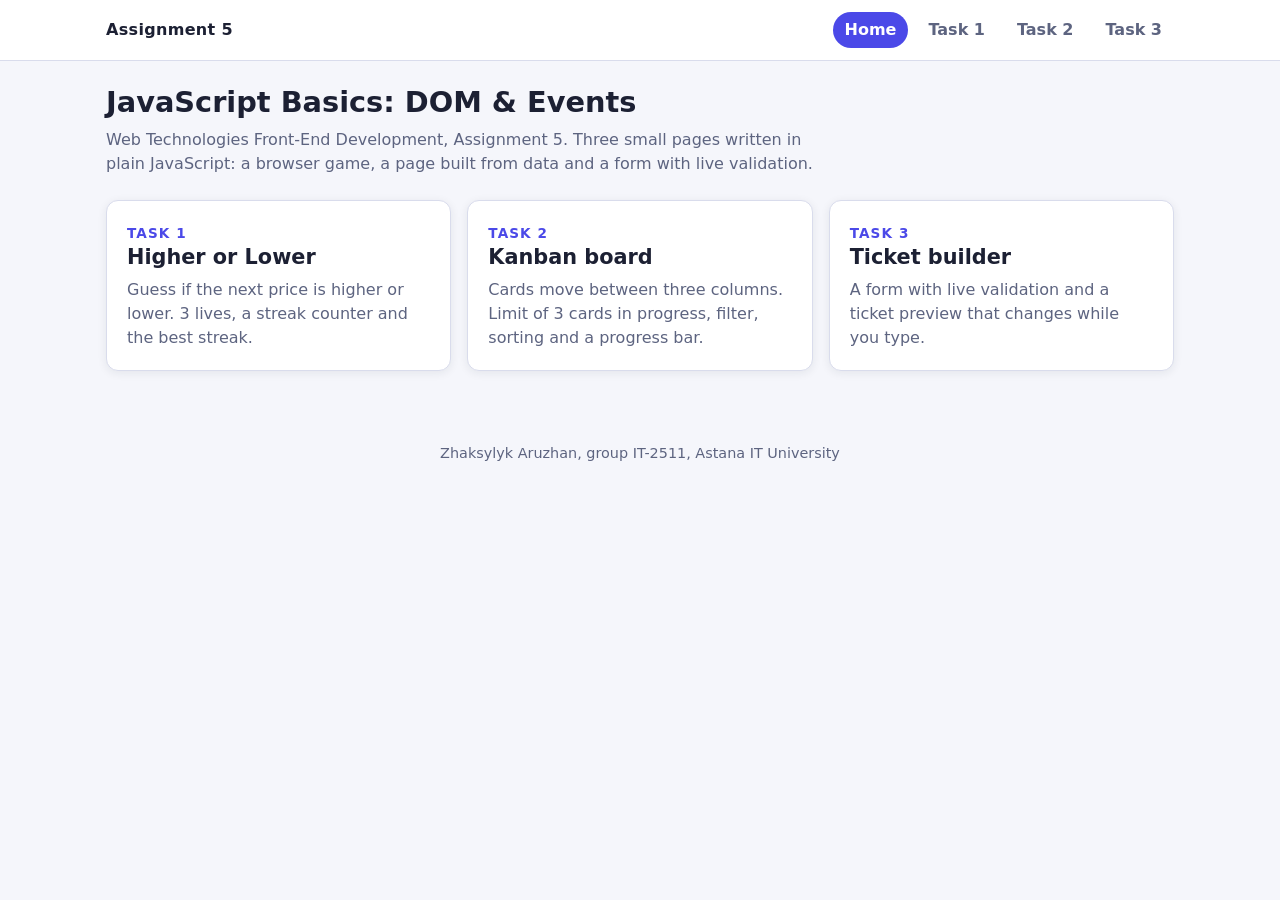
<file: index.html>
<!DOCTYPE html>
<html lang="en">
<head>
  <meta charset="UTF-8">
  <meta name="viewport" content="width=device-width, initial-scale=1">
  <title>Assignment 5 - JavaScript Basics</title>
  <link rel="stylesheet" href="style.css">
</head>
<body>
  <header class="site-header">
    <div class="site-header__inner">
      <a class="brand" href="index.html">Assignment 5</a>
      <nav class="nav" aria-label="Main">
        <a href="index.html" aria-current="page">Home</a>
        <a href="task1.html">Task 1</a>
        <a href="task2.html">Task 2</a>
        <a href="task3.html">Task 3</a>
      </nav>
    </div>
  </header>

  <main class="container">
    <h1>JavaScript Basics: DOM &amp; Events</h1>
    <p class="lead">Web Technologies Front-End Development, Assignment 5. Three small pages written in plain JavaScript: a browser game, a page built from data and a form with live validation.</p>

    <div class="link-grid">
      <a class="link-card" href="task1.html">
        <span class="link-card__num">Task 1</span>
        <h2>Higher or Lower</h2>
        <p>Guess if the next price is higher or lower. 3 lives, a streak counter and the best streak.</p>
      </a>
      <a class="link-card" href="task2.html">
        <span class="link-card__num">Task 2</span>
        <h2>Kanban board</h2>
        <p>Cards move between three columns. Limit of 3 cards in progress, filter, sorting and a progress bar.</p>
      </a>
      <a class="link-card" href="task3.html">
        <span class="link-card__num">Task 3</span>
        <h2>Ticket builder</h2>
        <p>A form with live validation and a ticket preview that changes while you type.</p>
      </a>
    </div>
  </main>

  <footer class="footer">Zhaksylyk Aruzhan, group IT-2511, Astana IT University</footer>
</body>
</html>
</file>
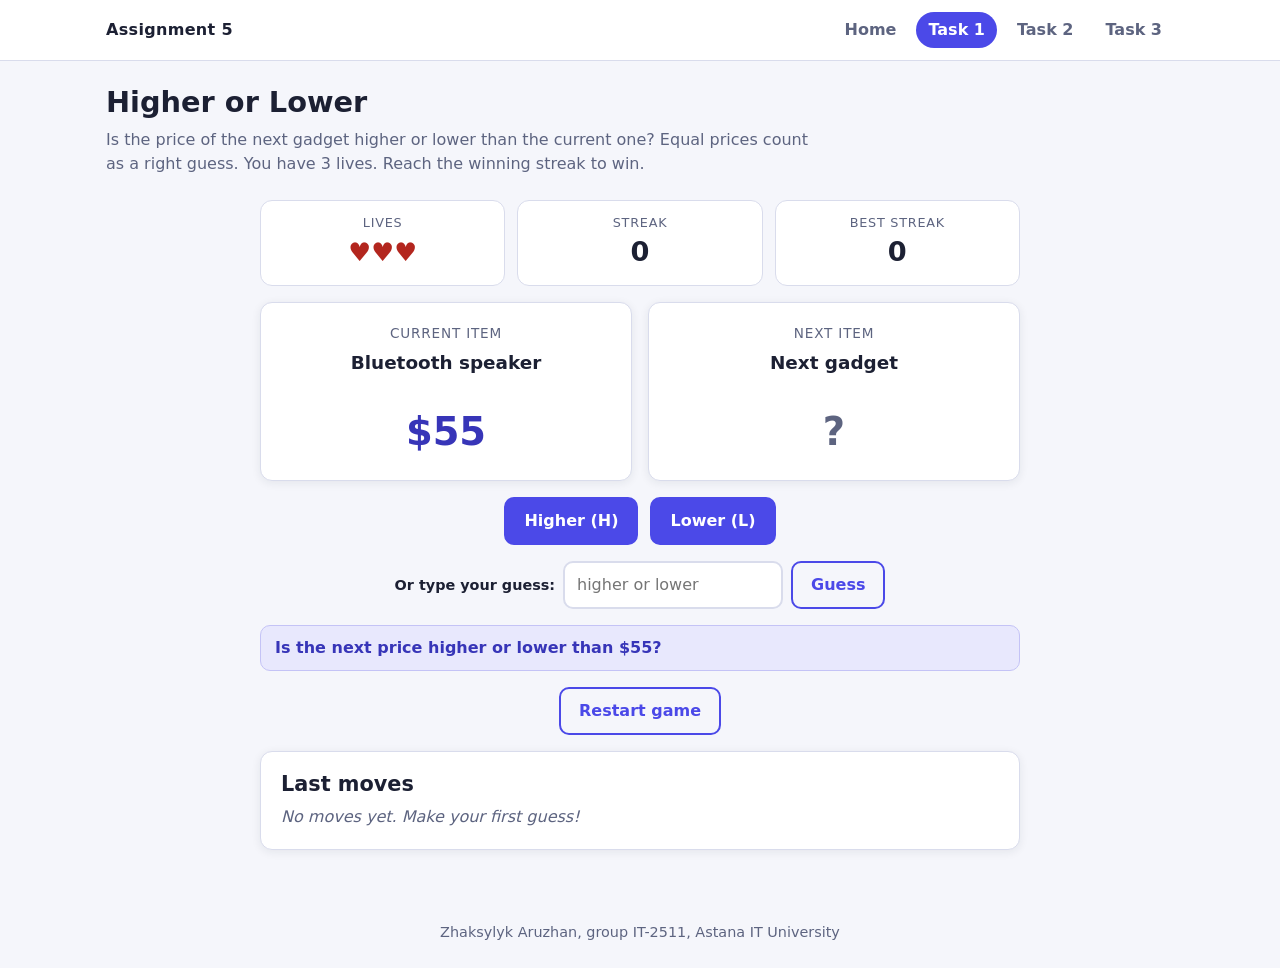
<file: task1.html>
<!DOCTYPE html>
<html lang="en">
<head>
  <meta charset="UTF-8">
  <meta name="viewport" content="width=device-width, initial-scale=1">
  <title>Task 1 - Higher or Lower</title>
  <link rel="stylesheet" href="style.css">
  <script src="task1.js" defer></script>
</head>
<body>
  <header class="site-header">
    <div class="site-header__inner">
      <a class="brand" href="index.html">Assignment 5</a>
      <nav class="nav" aria-label="Main">
        <a href="index.html">Home</a>
        <a href="task1.html" aria-current="page">Task 1</a>
        <a href="task2.html">Task 2</a>
        <a href="task3.html">Task 3</a>
      </nav>
    </div>
  </header>

  <main class="container">
    <h1>Higher or Lower</h1>
    <p class="lead">Is the price of the next gadget higher or lower than the current one? Equal prices count as a right guess. You have 3 lives. Reach the winning streak to win.</p>

    <section class="game" id="game" aria-label="Game">
      <div class="stats">
        <div class="stat">
          <span class="stat__label">Lives</span>
          <span class="stat__value" id="lives" aria-live="polite"></span>
        </div>
        <div class="stat">
          <span class="stat__label">Streak</span>
          <span class="stat__value" id="streak">0</span>
        </div>
        <div class="stat">
          <span class="stat__label">Best streak</span>
          <span class="stat__value" id="best">0</span>
        </div>
      </div>

      <div class="round">
        <div class="card item">
          <div class="item__label">Current item</div>
          <div class="item__name" id="currentName"></div>
          <div class="item__value" id="currentValue"></div>
        </div>
        <div class="card item item--hidden" id="nextCard">
          <div class="item__label">Next item</div>
          <div class="item__name" id="nextName">Next gadget</div>
          <div class="item__value" id="nextValue">?</div>
        </div>
      </div>

      <div class="game-controls">
        <button type="button" class="btn" id="higherBtn">Higher (H)</button>
        <button type="button" class="btn" id="lowerBtn">Lower (L)</button>
      </div>

      <form class="typed-form" id="typedForm" novalidate>
        <label class="field__label" for="typedGuess">Or type your guess:</label>
        <input class="field__control typed-input" id="typedGuess" name="typedGuess" type="text" autocomplete="off" placeholder="higher or lower">
        <button type="submit" class="btn btn--ghost" id="typedBtn">Guess</button>
      </form>

      <div class="message message--info" id="message" role="status" aria-live="polite"></div>

      <div class="banner hidden" id="banner"></div>

      <div class="game-controls">
        <button type="button" class="btn btn--ghost" id="restartBtn">Restart game</button>
      </div>

      <section class="card" aria-labelledby="logTitle">
        <h2 id="logTitle">Last moves</h2>
        <ul class="log" id="log"></ul>
      </section>
    </section>
  </main>

  <footer class="footer">Zhaksylyk Aruzhan, group IT-2511, Astana IT University</footer>
</body>
</html>
</file>
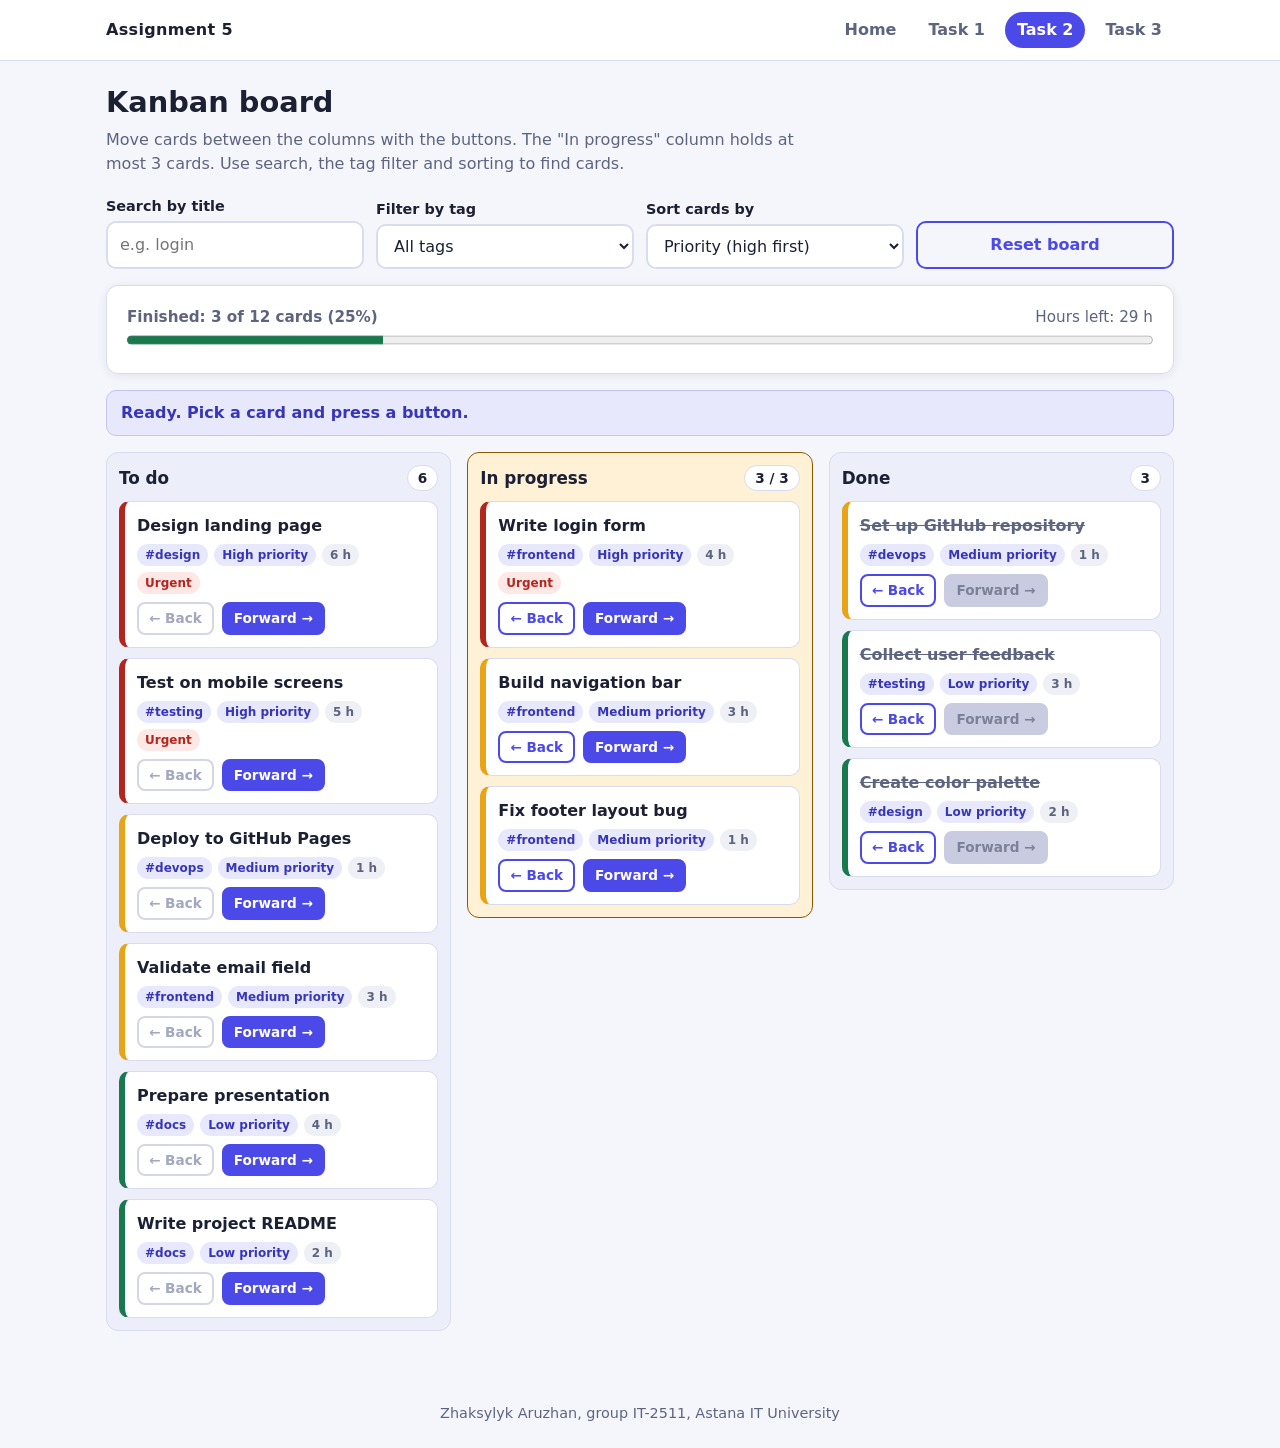
<file: task2.html>
<!DOCTYPE html>
<html lang="en">
<head>
  <meta charset="UTF-8">
  <meta name="viewport" content="width=device-width, initial-scale=1">
  <title>Task 2 - Kanban board</title>
  <link rel="stylesheet" href="style.css">
  <script src="task2.js" defer></script>
</head>
<body>
  <header class="site-header">
    <div class="site-header__inner">
      <a class="brand" href="index.html">Assignment 5</a>
      <nav class="nav" aria-label="Main">
        <a href="index.html">Home</a>
        <a href="task1.html">Task 1</a>
        <a href="task2.html" aria-current="page">Task 2</a>
        <a href="task3.html">Task 3</a>
      </nav>
    </div>
  </header>

  <main class="container">
    <h1>Kanban board</h1>
    <p class="lead">Move cards between the columns with the buttons. The "In progress" column holds at most 3 cards. Use search, the tag filter and sorting to find cards.</p>

    <section class="toolbar" aria-label="Filters">
      <div class="field">
        <label class="field__label" for="search">Search by title</label>
        <input class="field__control" id="search" type="search" placeholder="e.g. login" autocomplete="off">
      </div>
      <div class="field">
        <label class="field__label" for="tagFilter">Filter by tag</label>
        <select class="field__control" id="tagFilter"></select>
      </div>
      <div class="field">
        <label class="field__label" for="sortBy">Sort cards by</label>
        <select class="field__control" id="sortBy">
          <option value="priority">Priority (high first)</option>
          <option value="hours">Hours (fewest first)</option>
          <option value="title">Title (A-Z)</option>
        </select>
      </div>
      <button type="button" class="btn btn--ghost" id="resetBtn">Reset board</button>
    </section>

    <section class="progress-wrap card" aria-label="Progress">
      <div class="progress-meta">
        <strong id="progressText"></strong>
        <span id="hoursText"></span>
      </div>
      <progress id="progressBar" max="100" value="0" aria-label="Share of finished cards"></progress>
    </section>

    <div class="message message--info" id="message" role="status" aria-live="polite">Ready. Pick a card and press a button.</div>

    <div class="empty-state hidden" id="emptyState">No cards found. Try a different search or tag.</div>

    <div class="board" id="board"></div>
  </main>

  <footer class="footer">Zhaksylyk Aruzhan, group IT-2511, Astana IT University</footer>
</body>
</html>
</file>
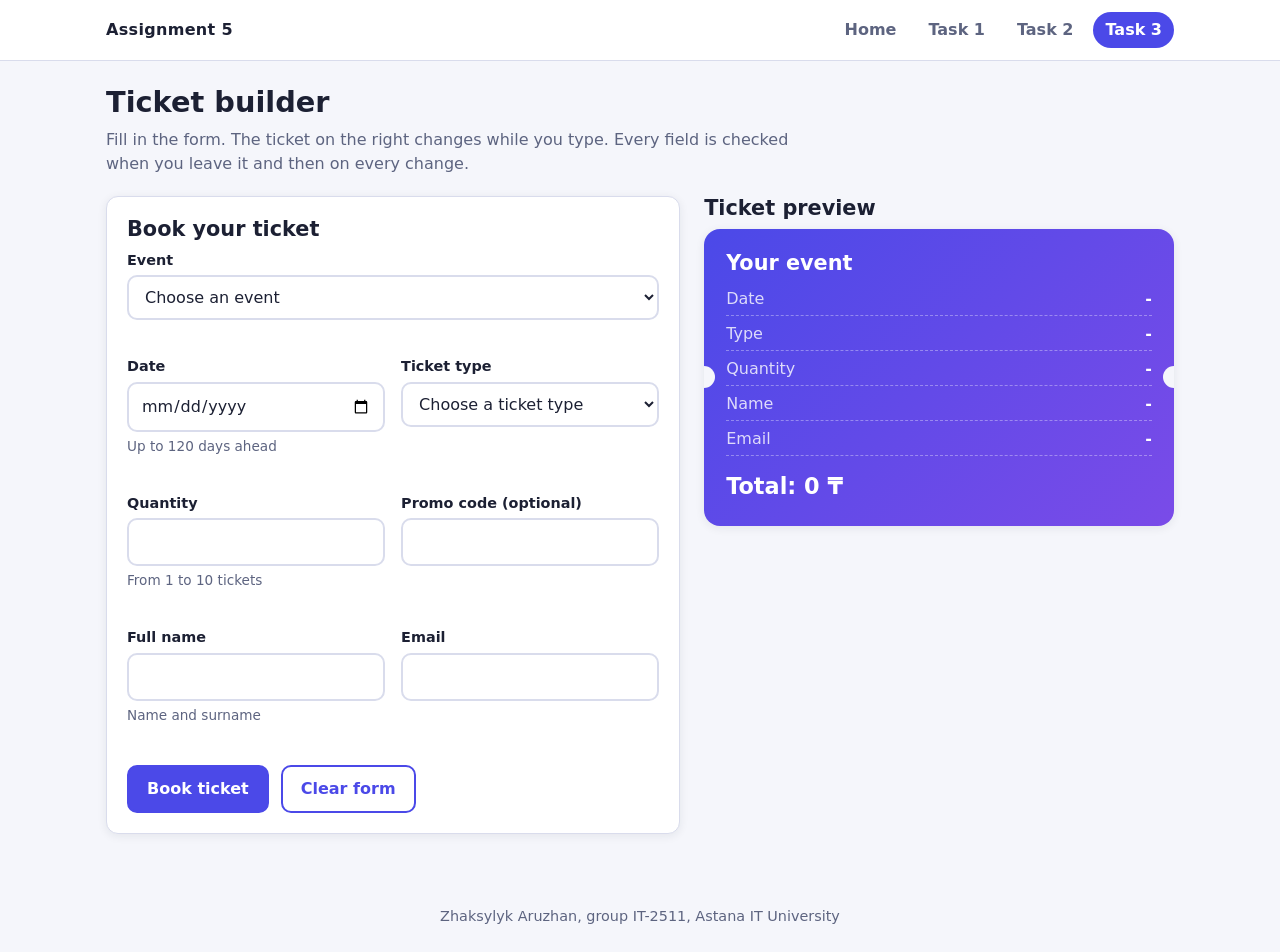
<file: task3.html>
<!DOCTYPE html>
<html lang="en">
<head>
  <meta charset="UTF-8">
  <meta name="viewport" content="width=device-width, initial-scale=1">
  <title>Task 3 - Ticket builder</title>
  <link rel="stylesheet" href="style.css">
  <script src="task3.js" defer></script>
</head>
<body>
  <header class="site-header">
    <div class="site-header__inner">
      <a class="brand" href="index.html">Assignment 5</a>
      <nav class="nav" aria-label="Main">
        <a href="index.html">Home</a>
        <a href="task1.html">Task 1</a>
        <a href="task2.html">Task 2</a>
        <a href="task3.html" aria-current="page">Task 3</a>
      </nav>
    </div>
  </header>

  <main class="container">
    <h1>Ticket builder</h1>
    <p class="lead">Fill in the form. The ticket on the right changes while you type. Every field is checked when you leave it and then on every change.</p>

    <div class="layout">
      <section class="card" aria-labelledby="formTitle">
        <h2 id="formTitle">Book your ticket</h2>

        <div class="message message--bad summary hidden" id="summary" role="alert" tabindex="-1"></div>

        <form id="ticketForm" novalidate>
          <div class="form-grid">
            <div class="field field--wide" data-field="event">
              <label class="field__label" for="event">Event</label>
              <select class="field__control" id="event" name="event" required aria-describedby="event-error"></select>
              <span class="field__error" id="event-error"></span>
            </div>

            <div class="field" data-field="date">
              <label class="field__label" for="date">Date</label>
              <input class="field__control" id="date" name="date" type="date" required aria-describedby="date-hint date-error">
              <span class="field__hint" id="date-hint">Up to 120 days ahead</span>
              <span class="field__error" id="date-error"></span>
            </div>

            <div class="field" data-field="type">
              <label class="field__label" for="type">Ticket type</label>
              <select class="field__control" id="type" name="type" required aria-describedby="type-error"></select>
              <span class="field__error" id="type-error"></span>
            </div>

            <div class="field" data-field="quantity">
              <label class="field__label" for="quantity">Quantity</label>
              <input class="field__control" id="quantity" name="quantity" type="number" min="1" max="10" step="1" required inputmode="numeric" aria-describedby="quantity-hint quantity-error">
              <span class="field__hint" id="quantity-hint">From 1 to 10 tickets</span>
              <span class="field__error" id="quantity-error"></span>
            </div>

            <div class="field" data-field="promo">
              <label class="field__label" for="promo">Promo code (optional)</label>
              <input class="field__control" id="promo" name="promo" type="text" maxlength="20" autocomplete="off" aria-describedby="promo-error">
              <span class="field__error" id="promo-error"></span>
            </div>

            <div class="field" data-field="name">
              <label class="field__label" for="name">Full name</label>
              <input class="field__control" id="name" name="name" type="text" required minlength="3" maxlength="60" autocomplete="name" aria-describedby="name-hint name-error">
              <span class="field__hint" id="name-hint">Name and surname</span>
              <span class="field__error" id="name-error"></span>
            </div>

            <div class="field" data-field="email">
              <label class="field__label" for="email">Email</label>
              <input class="field__control" id="email" name="email" type="email" required autocomplete="email" aria-describedby="email-error">
              <span class="field__error" id="email-error"></span>
            </div>
          </div>

          <div class="form-actions">
            <button type="submit" class="btn">Book ticket</button>
            <button type="reset" class="btn btn--ghost" id="resetBtn">Clear form</button>
          </div>
        </form>
      </section>

      <aside aria-labelledby="previewTitle">
        <h2 id="previewTitle">Ticket preview</h2>
        <div class="ticket" id="preview" aria-live="polite"></div>
        <div id="result"></div>
      </aside>
    </div>
  </main>

  <footer class="footer">Zhaksylyk Aruzhan, group IT-2511, Astana IT University</footer>
</body>
</html>
</file>
<file: style.css>
/* Assignment 5 - shared styles for all three tasks */
:root {
  --bg: #f5f6fb;
  --surface: #ffffff;
  --text: #1c2033;
  --muted: #5d6480;
  --border: #d9dcec;
  --accent: #4b49e8;
  --accent-dark: #3735b8;
  --accent-soft: #e8e8fd;
  --ok: #18794e;
  --ok-soft: #e0f5ea;
  --bad: #b3261e;
  --bad-soft: #fde8e6;
  --warn: #8a5a00;
  --warn-soft: #fff1d6;
  --radius: 12px;
  --shadow: 0 2px 10px rgba(28, 32, 51, 0.08);
  --gap: 16px;
}

* { box-sizing: border-box; }

html { -webkit-text-size-adjust: 100%; }

body {
  margin: 0;
  font-family: system-ui, -apple-system, "Segoe UI", Roboto, Arial, sans-serif;
  font-size: 16px;
  line-height: 1.5;
  color: var(--text);
  background: var(--bg);
}

a { color: var(--accent); }

h1, h2, h3 { line-height: 1.2; margin: 0 0 8px; }
h1 { font-size: 1.8rem; }
h2 { font-size: 1.3rem; }
h3 { font-size: 1.05rem; }
p { margin: 0 0 12px; }

.site-header {
  background: var(--surface);
  border-bottom: 1px solid var(--border);
}

.site-header__inner {
  max-width: 1100px;
  margin: 0 auto;
  padding: 12px 16px;
  display: flex;
  flex-wrap: wrap;
  align-items: center;
  justify-content: space-between;
  gap: 8px 24px;
}

.brand { font-weight: 800; color: var(--text); text-decoration: none; letter-spacing: 0.02em; }

.nav { display: flex; flex-wrap: wrap; gap: 4px 8px; }

.nav a {
  padding: 6px 12px;
  border-radius: 999px;
  text-decoration: none;
  color: var(--muted);
  font-weight: 600;
}

.nav a:hover { background: var(--accent-soft); color: var(--accent-dark); }
.nav a[aria-current="page"] { background: var(--accent); color: #fff; }

.container { max-width: 1100px; margin: 0 auto; padding: 24px 16px 48px; }

.lead { color: var(--muted); max-width: 70ch; }

.card {
  background: var(--surface);
  border: 1px solid var(--border);
  border-radius: var(--radius);
  box-shadow: var(--shadow);
  padding: 20px;
}

/* ---------- buttons ---------- */
.btn {
  appearance: none;
  border: 2px solid var(--accent);
  background: var(--accent);
  color: #fff;
  font: inherit;
  font-weight: 700;
  padding: 10px 18px;
  border-radius: 10px;
  cursor: pointer;
  transition: background 0.15s, transform 0.05s, border-color 0.15s;
}

.btn:hover { background: var(--accent-dark); border-color: var(--accent-dark); }
.btn:active { transform: translateY(1px); }
.btn:focus-visible, .field__control:focus-visible, .link-card:focus-visible,
.nav a:focus-visible, .brand:focus-visible {
  outline: 3px solid #ffb703;
  outline-offset: 2px;
}

.btn:disabled, .btn[disabled] {
  background: #c9cce0;
  border-color: #c9cce0;
  color: #7c8099;
  cursor: not-allowed;
  transform: none;
}

.btn--ghost { background: transparent; color: var(--accent); }
.btn--ghost:hover { background: var(--accent-soft); color: var(--accent-dark); }
.btn--ghost:disabled { background: transparent; color: #a3a7bf; border-color: #d4d6e6; }
.btn--small { padding: 4px 10px; font-size: 0.85rem; border-radius: 8px; }
.btn--danger { background: var(--bad); border-color: var(--bad); }
.btn--danger:hover { background: #8c1e18; border-color: #8c1e18; }

.hidden { display: none !important; }

/* ---------- messages ---------- */
.message {
  padding: 10px 14px;
  border-radius: 10px;
  border: 1px solid var(--border);
  background: var(--accent-soft);
  min-height: 44px;
  font-weight: 600;
}

.message--ok { background: var(--ok-soft); border-color: #9bd8b8; color: var(--ok); }
.message--bad { background: var(--bad-soft); border-color: #f0b4af; color: var(--bad); }
.message--warn { background: var(--warn-soft); border-color: #f1d08c; color: var(--warn); }
.message--info { background: var(--accent-soft); border-color: #c4c3f6; color: var(--accent-dark); }

/* ---------- home page ---------- */
.link-grid { display: grid; grid-template-columns: repeat(auto-fit, minmax(240px, 1fr)); gap: var(--gap); margin-top: 24px; }

.link-card {
  display: block;
  text-decoration: none;
  color: var(--text);
  background: var(--surface);
  border: 1px solid var(--border);
  border-radius: var(--radius);
  padding: 20px;
  box-shadow: var(--shadow);
  transition: transform 0.15s, border-color 0.15s;
}

.link-card:hover { transform: translateY(-3px); border-color: var(--accent); }
.link-card__num { color: var(--accent); font-weight: 800; font-size: 0.85rem; text-transform: uppercase; letter-spacing: 0.08em; }
.link-card p { color: var(--muted); margin: 0; }

/* ---------- Task 1: game ---------- */
.game { display: grid; gap: var(--gap); max-width: 760px; margin: 24px auto 0; }

.stats { display: grid; grid-template-columns: repeat(3, 1fr); gap: 12px; }

.stat { background: var(--surface); border: 1px solid var(--border); border-radius: var(--radius); padding: 12px; text-align: center; }
.stat__label { display: block; color: var(--muted); font-size: 0.8rem; text-transform: uppercase; letter-spacing: 0.06em; }
.stat__value { display: block; font-size: 1.7rem; font-weight: 800; }

.heart { display: inline-block; font-size: 1.6rem; color: var(--bad); transition: transform 0.15s; }
.heart--lost { color: #c9cce0; transform: scale(0.85); }

.round { display: grid; grid-template-columns: 1fr 1fr; gap: var(--gap); }

.item { text-align: center; padding: 20px 12px; }
.item__label { color: var(--muted); font-size: 0.85rem; text-transform: uppercase; letter-spacing: 0.06em; }
.item__name { font-size: 1.15rem; font-weight: 700; margin: 6px 0; min-height: 2.6em; }
.item__value { font-size: 2.4rem; font-weight: 800; color: var(--accent-dark); }
.item--hidden .item__value { color: var(--muted); }

.game-controls { display: flex; flex-wrap: wrap; gap: 12px; justify-content: center; }

.typed-form { display: flex; flex-wrap: wrap; gap: 8px; align-items: center; justify-content: center; }
.typed-input { max-width: 220px; }
.typed-input--invalid { border-color: var(--bad); background: #fff8f7; }

.game--over .round { opacity: 0.85; }
.game--won .banner { background: var(--ok-soft); border-color: #9bd8b8; color: var(--ok); }
.game--lost .banner { background: var(--bad-soft); border-color: #f0b4af; color: var(--bad); }

.banner {
  text-align: center;
  font-size: 1.2rem;
  font-weight: 800;
  padding: 14px;
  border: 2px solid var(--border);
  border-radius: var(--radius);
}

.log { list-style: none; padding: 0; margin: 0; display: grid; gap: 6px; }
.log__item { padding: 8px 12px; border-radius: 8px; background: #f0f1f8; border-left: 5px solid var(--border); }
.log__item--correct { border-left-color: var(--ok); background: var(--ok-soft); }
.log__item--wrong { border-left-color: var(--bad); background: var(--bad-soft); }
.log__empty { color: var(--muted); font-style: italic; }

/* ---------- Task 2: kanban ---------- */
.toolbar { display: grid; grid-template-columns: repeat(auto-fit, minmax(180px, 1fr)); gap: 12px; align-items: end; margin: 20px 0 16px; }

.field { display: grid; gap: 4px; align-content: start; }
.field__label { font-weight: 700; font-size: 0.9rem; }
.field__hint { color: var(--muted); font-size: 0.85rem; }

.field__control {
  font: inherit;
  padding: 10px 12px;
  border: 2px solid var(--border);
  border-radius: 10px;
  background: #fff;
  color: var(--text);
  width: 100%;
  min-height: 44px;
}

.field__control:hover { border-color: #aeb2d4; }
.field__control:focus { border-color: var(--accent); }

.progress-wrap { margin-bottom: 16px; }
.progress-wrap progress { width: 100%; height: 18px; accent-color: var(--ok); }
.progress-meta { display: flex; flex-wrap: wrap; justify-content: space-between; gap: 6px 16px; color: var(--muted); font-size: 0.95rem; }

.board { display: grid; grid-template-columns: repeat(3, 1fr); gap: var(--gap); align-items: start; margin-top: 16px; }

.column { background: #eceefa; border: 1px solid var(--border); border-radius: var(--radius); padding: 12px; min-height: 200px; }
.column--full { border-color: var(--warn); background: var(--warn-soft); }
.column__head { display: flex; justify-content: space-between; align-items: center; margin-bottom: 10px; }
.column__title { margin: 0; font-size: 1.05rem; }
.column__count { background: var(--surface); border-radius: 999px; padding: 2px 10px; font-weight: 700; font-size: 0.85rem; border: 1px solid var(--border); }
.column__list { list-style: none; padding: 0; margin: 0; display: grid; gap: 10px; }
.column__empty { color: var(--muted); font-style: italic; text-align: center; padding: 20px 0; }

.task { background: var(--surface); border: 1px solid var(--border); border-radius: 10px; padding: 12px; border-left: 6px solid var(--border); }
.task--p1 { border-left-color: var(--bad); }
.task--p2 { border-left-color: #e8a317; }
.task--p3 { border-left-color: var(--ok); }
.task--done .task__title { text-decoration: line-through; color: var(--muted); }
.task__title { font-weight: 700; margin: 0 0 6px; }
.task__meta { display: flex; flex-wrap: wrap; gap: 6px; margin-bottom: 8px; }
.task__actions { display: flex; gap: 8px; }

.badge { display: inline-block; font-size: 0.75rem; font-weight: 700; padding: 2px 8px; border-radius: 999px; background: var(--accent-soft); color: var(--accent-dark); }
.badge--urgent { background: var(--bad-soft); color: var(--bad); }
.badge--hours { background: #eef0f6; color: var(--muted); }

.empty-state { text-align: center; padding: 28px 16px; border: 2px dashed var(--border); border-radius: var(--radius); color: var(--muted); font-weight: 600; background: var(--surface); }

/* ---------- Task 3: form ---------- */
.layout { display: grid; grid-template-columns: 1.1fr 0.9fr; gap: 24px; align-items: start; margin-top: 20px; }

.form-grid { display: grid; grid-template-columns: 1fr 1fr; gap: 14px 16px; }
.form-grid .field--wide { grid-column: 1 / -1; }

.field--invalid .field__control { border-color: var(--bad); background: #fff8f7; }
.field--valid .field__control { border-color: var(--ok); }
.field__error { color: var(--bad); font-size: 0.88rem; font-weight: 600; min-height: 1.3em; }

.summary { margin-bottom: 14px; }

.ticket {
  position: relative;
  background: linear-gradient(135deg, #4b49e8, #7a4be8);
  color: #fff;
  border-radius: 16px;
  padding: 22px;
  box-shadow: var(--shadow);
  overflow: hidden;
}

.ticket::before, .ticket::after {
  content: "";
  position: absolute;
  top: 50%;
  width: 22px;
  height: 22px;
  border-radius: 50%;
  background: var(--bg);
  transform: translateY(-50%);
}
.ticket::before { left: -11px; }
.ticket::after { right: -11px; }

.ticket__title { font-size: 1.3rem; font-weight: 800; margin: 0 0 12px; overflow-wrap: anywhere; }
.ticket__rows { display: grid; gap: 6px; margin: 0; }
.ticket__row { display: flex; justify-content: space-between; gap: 12px; border-bottom: 1px dashed rgba(255, 255, 255, 0.35); padding-bottom: 4px; }
.ticket__row dt { opacity: 0.8; }
.ticket__row dd { margin: 0; font-weight: 700; text-align: right; overflow-wrap: anywhere; }
.ticket__total { margin-top: 14px; font-size: 1.4rem; font-weight: 800; }
.ticket__code { margin-top: 10px; font-family: ui-monospace, Consolas, monospace; font-size: 1.2rem; letter-spacing: 0.12em; background: rgba(255, 255, 255, 0.18); padding: 6px 10px; border-radius: 8px; display: inline-block; }
.ticket--final { background: linear-gradient(135deg, #18794e, #2aa876); margin-top: 20px; }

.form-actions { display: flex; flex-wrap: wrap; gap: 12px; margin-top: 18px; }

.visually-hidden { position: absolute; width: 1px; height: 1px; overflow: hidden; clip: rect(0 0 0 0); white-space: nowrap; }

.footer { text-align: center; color: var(--muted); padding: 24px 16px; font-size: 0.9rem; }

/* ---------- responsive ---------- */
@media (max-width: 900px) {
  .board { grid-template-columns: 1fr; }
  .layout { grid-template-columns: 1fr; }
}

@media (max-width: 560px) {
  h1 { font-size: 1.45rem; }
  .container { padding: 16px 12px 40px; }
  .round { grid-template-columns: 1fr; }
  .form-grid { grid-template-columns: 1fr; }
  .stat__value { font-size: 1.35rem; }
  .item__value { font-size: 2rem; }
  .card { padding: 14px; }
}

@media (prefers-reduced-motion: reduce) {
  * { transition: none !important; }
}
</file>
